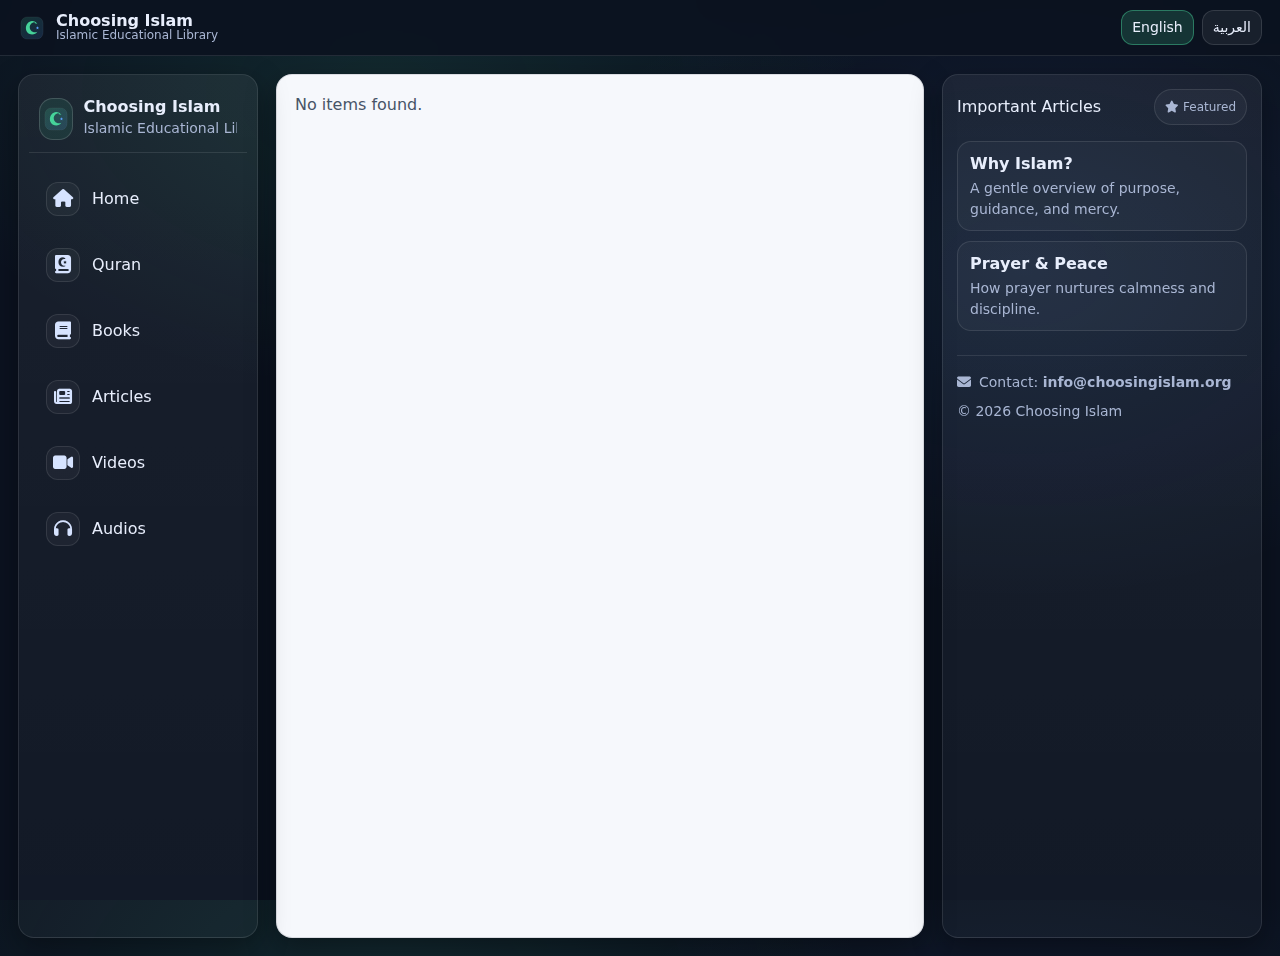
<file: article.html>
<!DOCTYPE html>
<html lang="en">
<head>
  <meta charset="UTF-8" />
  <meta name="viewport" content="width=device-width, initial-scale=1" />
  <title>Choosing Islam • Article</title>
  <link href="https://cdn.jsdelivr.net/npm/bootstrap@5.3.3/dist/css/bootstrap.min.css" rel="stylesheet">
  <link href="https://cdnjs.cloudflare.com/ajax/libs/font-awesome/6.5.0/css/all.min.css" rel="stylesheet"/>
  <link href="css/style.css" rel="stylesheet" />
</head>
<body data-page="article">
  <div id="app"></div>

  <script src="https://code.jquery.com/jquery-3.7.1.min.js"></script>
  <script src="https://cdn.jsdelivr.net/npm/bootstrap@5.3.3/dist/js/bootstrap.bundle.min.js"></script>
  <script src="js/common.js"></script>
  <script src="js/pages/article.js"></script>
</body>
</html>
</file>
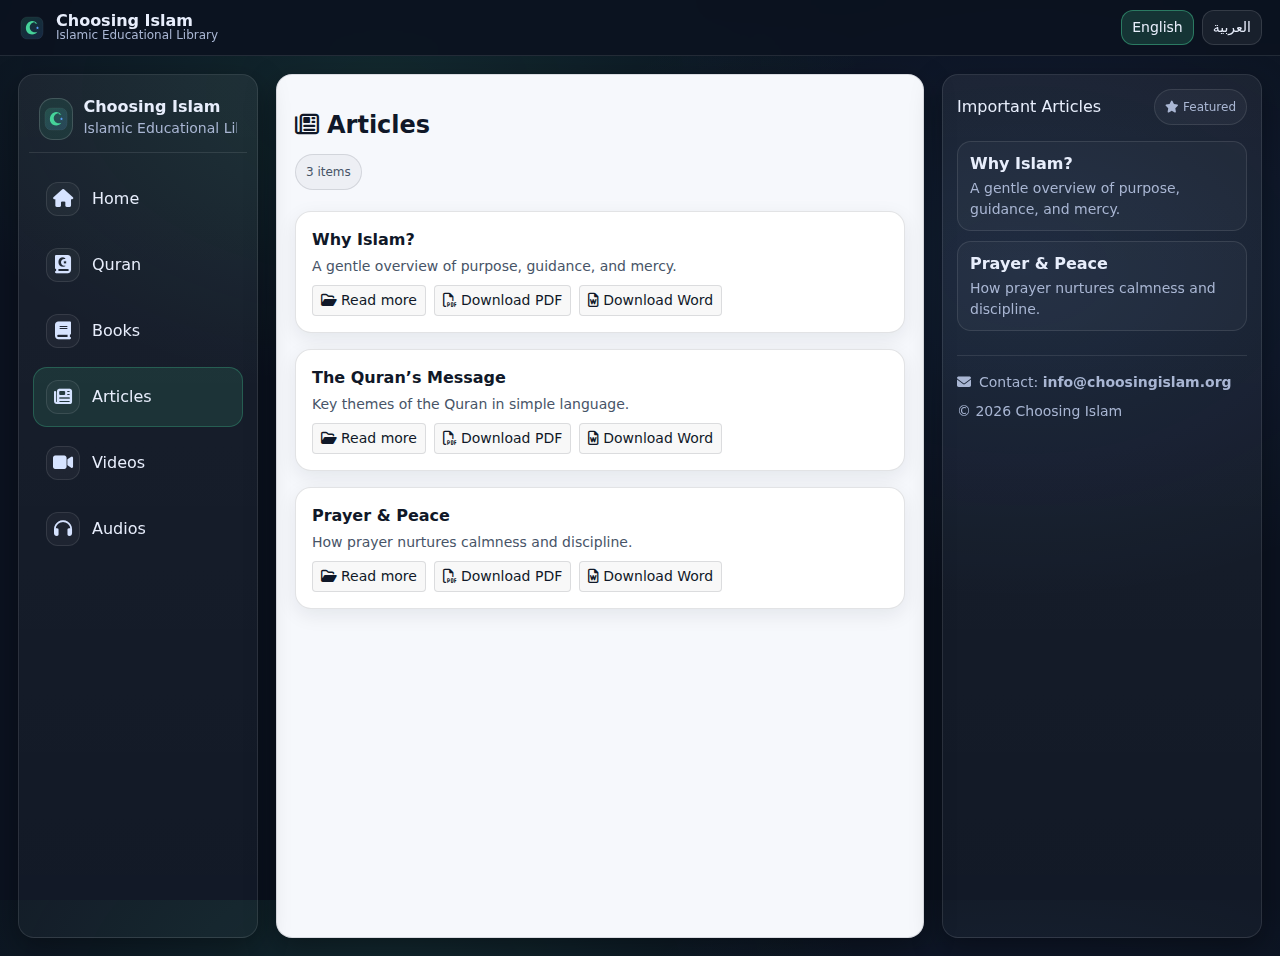
<file: articles.html>
<!DOCTYPE html>
<html lang="en">
<head>
  <meta charset="UTF-8" />
  <meta name="viewport" content="width=device-width, initial-scale=1" />
  <title>Choosing Islam • Articles</title>
  <link href="https://cdn.jsdelivr.net/npm/bootstrap@5.3.3/dist/css/bootstrap.min.css" rel="stylesheet">
  <link href="https://cdnjs.cloudflare.com/ajax/libs/font-awesome/6.5.0/css/all.min.css" rel="stylesheet"/>
  <link href="css/style.css" rel="stylesheet" />
</head>
<body data-page="articles">
  <div id="app"></div>

  <script src="https://code.jquery.com/jquery-3.7.1.min.js"></script>
  <script src="https://cdn.jsdelivr.net/npm/bootstrap@5.3.3/dist/js/bootstrap.bundle.min.js"></script>
  <script src="js/common.js"></script>
  <script src="js/pages/articles.js"></script>
</body>
</html>
</file>
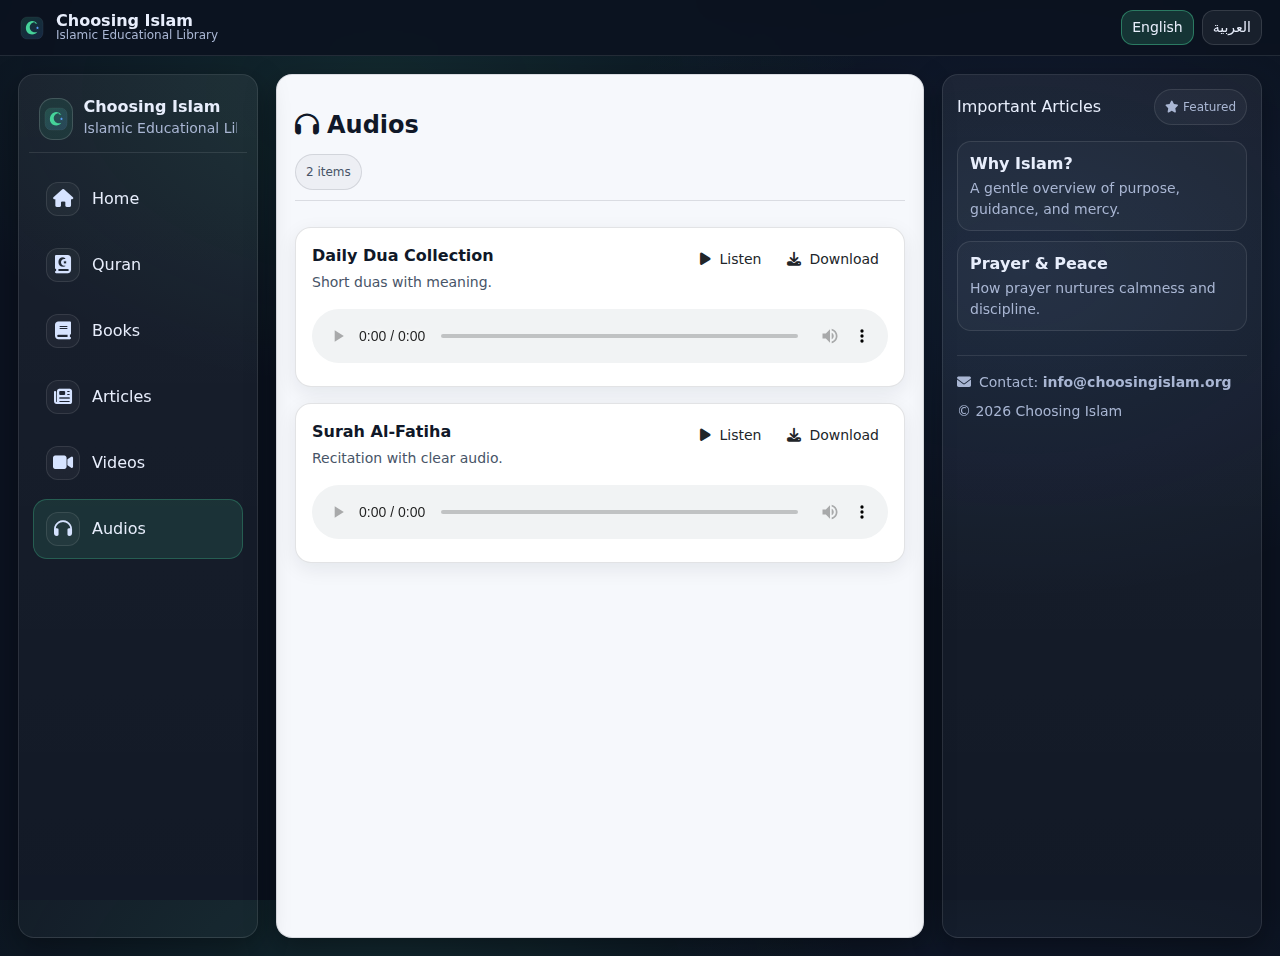
<file: audios.html>
<!DOCTYPE html>
<html lang="en">
<head>
  <meta charset="UTF-8" />
  <meta name="viewport" content="width=device-width, initial-scale=1" />
  <title>Choosing Islam • Audios</title>
  <link href="https://cdn.jsdelivr.net/npm/bootstrap@5.3.3/dist/css/bootstrap.min.css" rel="stylesheet">
  <link href="https://cdnjs.cloudflare.com/ajax/libs/font-awesome/6.5.0/css/all.min.css" rel="stylesheet"/>
  <link href="css/style.css" rel="stylesheet" />
</head>
<body data-page="audios">
  <div id="app"></div>

  <script src="https://code.jquery.com/jquery-3.7.1.min.js"></script>
  <script src="https://cdn.jsdelivr.net/npm/bootstrap@5.3.3/dist/js/bootstrap.bundle.min.js"></script>
  <script src="js/common.js"></script>
  <script src="js/pages/audios.js"></script>
</body>
</html>
</file>
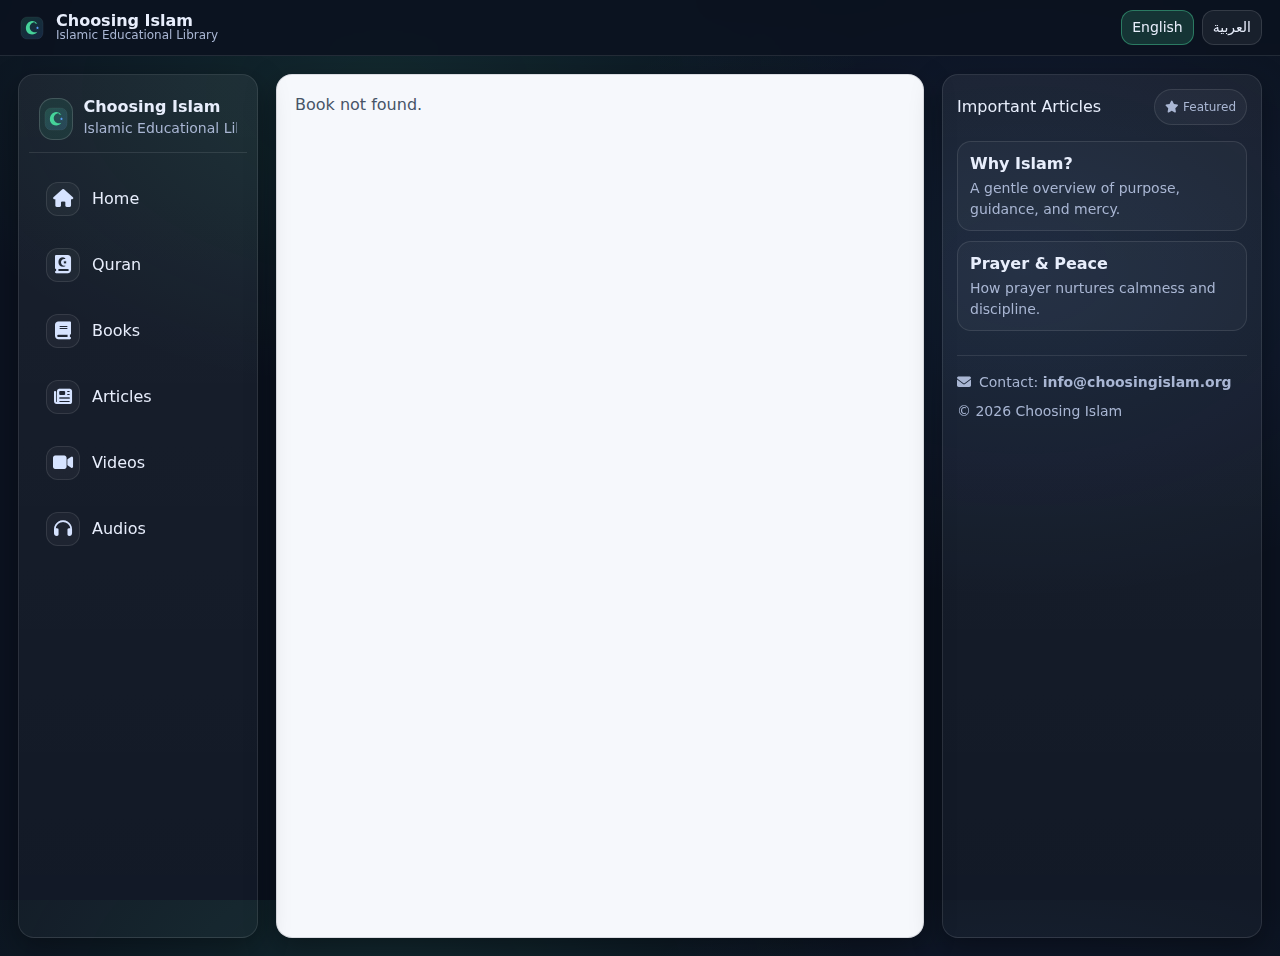
<file: book.html>
<!DOCTYPE html>
<html lang="en">
<head>
  <meta charset="UTF-8" />
  <meta name="viewport" content="width=device-width, initial-scale=1" />
  <title>Choosing Islam • Book</title>
  <link href="https://cdn.jsdelivr.net/npm/bootstrap@5.3.3/dist/css/bootstrap.min.css" rel="stylesheet">
  <link href="https://cdnjs.cloudflare.com/ajax/libs/font-awesome/6.5.0/css/all.min.css" rel="stylesheet"/>
  <link href="css/style.css" rel="stylesheet" />
</head>
<body data-page="book">
  <div id="app"></div>

  <script src="https://code.jquery.com/jquery-3.7.1.min.js"></script>
  <script src="https://cdn.jsdelivr.net/npm/bootstrap@5.3.3/dist/js/bootstrap.bundle.min.js"></script>
  <script src="js/common.js"></script>
  <script src="js/pages/book.js"></script>
</body>
</html>
</file>
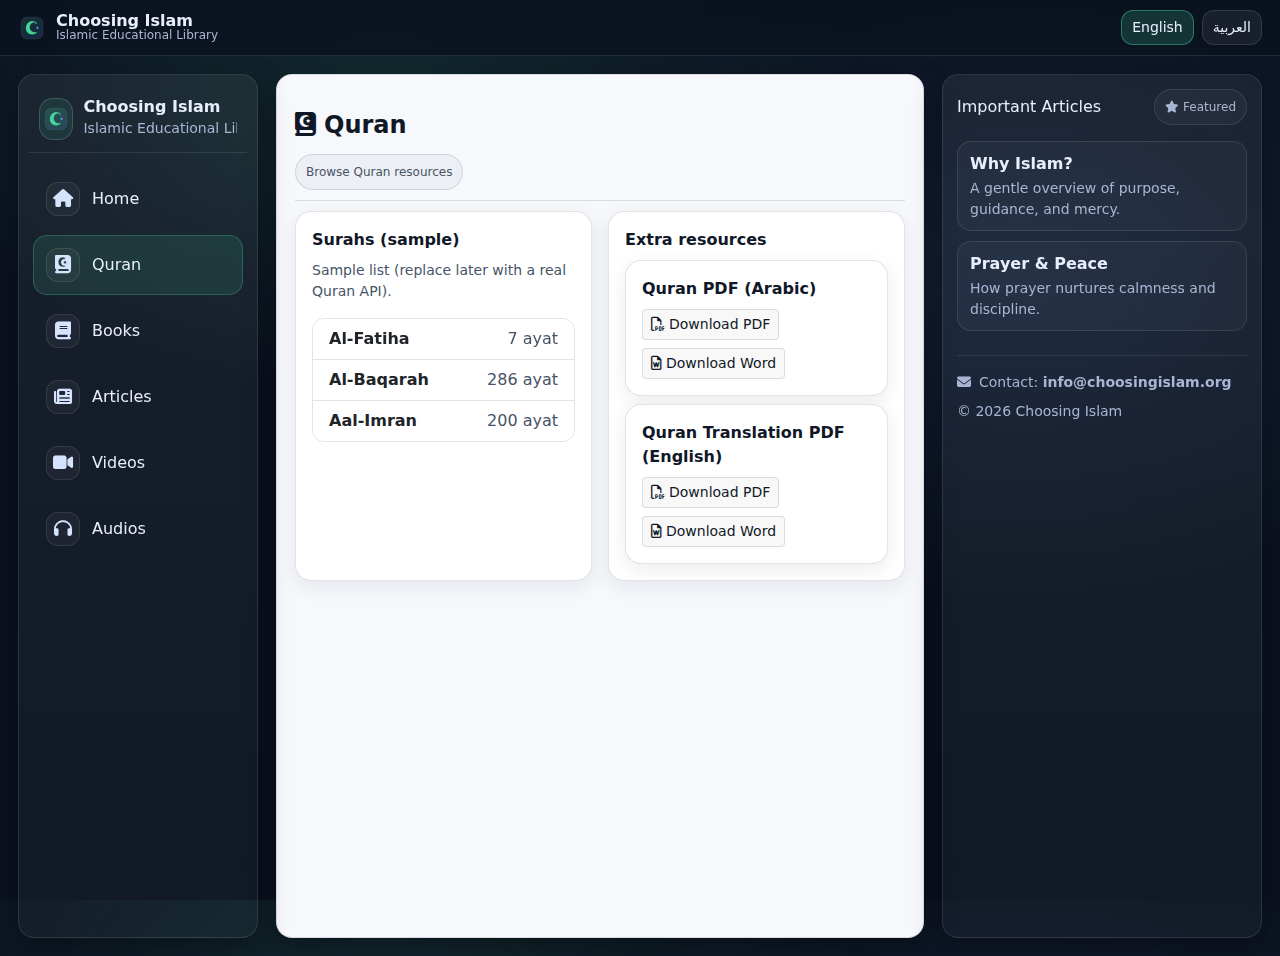
<file: quran.html>
<!DOCTYPE html>
<html lang="en">
<head>
  <meta charset="UTF-8" />
  <meta name="viewport" content="width=device-width, initial-scale=1" />
  <title>Choosing Islam • Quran</title>
  <link href="https://cdn.jsdelivr.net/npm/bootstrap@5.3.3/dist/css/bootstrap.min.css" rel="stylesheet">
  <link href="https://cdnjs.cloudflare.com/ajax/libs/font-awesome/6.5.0/css/all.min.css" rel="stylesheet"/>
  <link href="css/style.css" rel="stylesheet" />
</head>
<body data-page="quran">
  <div id="app"></div>

  <script src="https://code.jquery.com/jquery-3.7.1.min.js"></script>
  <script src="https://cdn.jsdelivr.net/npm/bootstrap@5.3.3/dist/js/bootstrap.bundle.min.js"></script>
  <script src="js/common.js"></script>
  <script src="js/pages/quran.js"></script>
</body>
</html>
</file>
<file: css/style.css>
:root {
  --bg: #0b1220;
  --panel: #0f1a2b;
  --panel2: #0c1626;
  --text: #e8eefc;
  --muted: #a9b6d3;
  --brand: #46d39a;
  --line: rgba(255, 255, 255, 0.1);
  --shadow: 0 10px 30px rgba(0, 0, 0, 0.35);
  --radius: 16px;
  --sidebarWOpen: 240px;
  --rightW: 320px;

  /* Middle content (light mode) */
  --mainBg: #f6f8fc;
  --mainText: #101828;
  --mainMuted: #475467;
  --mainLine: rgba(16, 24, 40, 0.12);
}

body {
  background: radial-gradient(
      800px 500px at 30% 10%,
      rgba(70, 211, 154, 0.12),
      transparent 60%
    ),
    radial-gradient(
      900px 600px at 80% 30%,
      rgba(91, 162, 255, 0.1),
      transparent 55%
    ),
    var(--bg);
  color: var(--text);
  min-height: 100vh;
}

a {
  color: inherit;
  text-decoration: none;
}
a:hover {
  color: var(--brand);
}

.app-shell {
  display: flex;
  gap: 18px;
  padding: 18px;
  max-width: 1400px;
  margin: 0 auto;
}

/* Desktop Left Sidebar */
.leftbar {
  position: sticky;
  top: 18px;
  align-self: flex-start;
  width: var(--sidebarWOpen);
  height: calc(100vh - 36px);
  background: linear-gradient(
    180deg,
    rgba(255, 255, 255, 0.06),
    rgba(255, 255, 255, 0.03)
  );
  border: 1px solid var(--line);
  border-radius: var(--radius);
  box-shadow: var(--shadow);
  overflow: hidden;
  transition: transform 0.25s ease;
  padding: 12px 10px;
}

.leftbar .brand-text,
.leftbar .navlabel,
.leftbar .langbox .lang-title,
.leftbar .lang-buttons .btn .lang-text {
  opacity: 1;
  transform: none;
  width: auto;
}

.brand-mini {
  display: flex;
  align-items: center;
  gap: 10px;
  padding: 10px 10px 12px;
  border-bottom: 1px solid var(--line);
  margin-bottom: 12px;
}

.brand-logo {
  width: 42px;
  height: 42px;
  border-radius: 14px;
  display: flex;
  align-items: center;
  justify-content: center;
  background: rgba(70, 211, 154, 0.1);
  border: 1px solid rgba(255, 255, 255, 0.16);
  overflow: hidden;
}
.brand-logo img {
  width: 28px;
  height: 28px;
  display: block;
}

.brand-text {
  white-space: nowrap;
  overflow: hidden;
}
.brand-text h6 {
  margin: 0;
  font-weight: 800;
}
.brand-text small {
  color: var(--muted);
}

/* Nav items - FIX icon centering */
.navlist {
  display: flex;
  flex-direction: column;
  gap: 6px;
  padding: 4px;
}
.navitem {
  display: flex;
  align-items: center;
  gap: 12px;
  padding: 12px 12px;
  border-radius: 14px;
  border: 1px solid transparent;
  cursor: pointer;
  user-select: none;
  transition: background 0.18s ease, border-color 0.18s ease;
}
.navitem:hover {
  background: rgba(255, 255, 255, 0.06);
  border-color: var(--line);
}
.navitem.active {
  background: rgba(70, 211, 154, 0.12);
  border-color: rgba(70, 211, 154, 0.28);
}

.navicon {
  width: 34px;
  height: 34px;
  display: flex;
  align-items: center;
  justify-content: center; /* <-- icon centered */
  border-radius: 12px;
  background: rgba(255, 255, 255, 0.04);
  border: 1px solid var(--line);
  color: #d6e3ff;
  font-size: 18px;
}

.navlabel {
  white-space: nowrap;
  overflow: hidden;
}

/* Language selector - FIX collapsed state */
/* (Language switch moved to top bar) */
.langbox {
  display: none !important;
}

.main {
  flex: 1;
  min-width: 0;
  background: var(--mainBg);
  color: var(--mainText);
  border: 1px solid var(--mainLine);
  border-radius: var(--radius);
  box-shadow: var(--shadow);
  padding: 18px;
  height: 100%;
}

/* Light-mode overrides inside the middle panel */
.main .muted {
  color: var(--mainMuted);
}
.main .badge-soft {
  background: rgba(16, 24, 40, 0.04);
  border-color: var(--mainLine);
  color: var(--mainMuted);
}
.main .card-soft {
  background: #ffffff;
  border-color: var(--mainLine);
  box-shadow: 0 6px 20px rgba(16, 24, 40, 0.08);
}
.main a:hover {
  color: #1d4ed8;
}
.main .btn-ghost {
  border-color: var(--mainLine);
  background: rgba(16, 24, 40, 0.03);
  color: var(--mainText);
}
.main .btn-ghost:hover {
  border-color: rgba(29, 78, 216, 0.35);
  background: rgba(29, 78, 216, 0.08);
  color: var(--mainText);
}

.rightbar {
  position: sticky;
  top: 18px;
  align-self: flex-start;
  width: var(--rightW);
  height: calc(100vh - 36px);
  background: linear-gradient(
    180deg,
    rgba(255, 255, 255, 0.06),
    rgba(255, 255, 255, 0.03)
  );
  border: 1px solid var(--line);
  border-radius: var(--radius);
  box-shadow: var(--shadow);
  padding: 14px;
  overflow: auto;
}

.page-hero {
  padding: 14px 14px 18px;
  border-radius: var(--radius);
  border: 1px solid var(--line);
  background: linear-gradient(
    135deg,
    rgba(70, 211, 154, 0.12),
    rgba(91, 162, 255, 0.1)
  );
}
.page-hero h1 {
  font-weight: 900;
  margin-bottom: 8px;
}
.page-hero p {
  margin: 0;
  color: rgba(255, 255, 255, 0.86);
  max-width: 900px;
}

.main .page-hero {
  border-color: var(--mainLine);
  background: linear-gradient(
    135deg,
    rgba(29, 78, 216, 0.08),
    rgba(34, 197, 94, 0.08)
  );
}
.main .page-hero p {
  color: var(--mainMuted);
}

.section-head {
  display: flex;
  align-items: start;

  flex-direction: column;
  justify-content: space-between;
  gap: 14px;
  margin: 18px 0 10px;
  padding-bottom: 10px;
  border-bottom: 1px solid var(--line);
}
.section-head h4 {
  margin: 0;
  font-weight: 900;
}

.badge-soft {
  border: 1px solid var(--line);
  background: rgba(255, 255, 255, 0.04);
  color: var(--muted);
  padding: 8px 10px;
  border-radius: 999px;
  font-size: 12px;
  white-space: nowrap;
}

.card-soft {
  background: rgba(255, 255, 255, 0.03);
  border: 1px solid var(--line);
  border-radius: 16px;
  overflow: hidden;
  height: 100%;
}
.book-cover {
  width: 100%;
  aspect-ratio: 4/5;
  object-fit: cover;
  background: rgba(255, 255, 255, 0.06);
}
.muted {
  color: var(--muted);
}

.btn-ghost {
  border: 1px solid var(--line);
  background: rgba(255, 255, 255, 0.04);
  color: var(--text);
}
.btn-ghost:hover {
  border-color: rgba(70, 211, 154, 0.35);
  background: rgba(70, 211, 154, 0.08);
  color: var(--text);
}

.featured-list {
  display: flex;
  flex-direction: column;
  gap: 10px;
}
.featured-item {
  padding: 10px 12px;
  border-radius: 14px;
  border: 1px solid var(--line);
  background: rgba(255, 255, 255, 0.03);
  cursor: pointer;
  transition: transform 0.12s ease, border-color 0.12s ease,
    background 0.12s ease;
}
.featured-item:hover {
  transform: translateY(-1px);
  border-color: rgba(70, 211, 154, 0.25);
  background: rgba(70, 211, 154, 0.06);
}
.featured-item small {
  color: var(--muted);
  display: block;
  margin-top: 2px;
}

/* Mobile Topbar */
/* Top bar */
.topbar {
  position: sticky;
  top: 0;
  z-index: 1030;
  background: rgba(11, 18, 32, 0.92);
  backdrop-filter: blur(10px);
  border-bottom: 1px solid var(--line);
}
.topbar .wrap {
  max-width: 1400px;
  margin: 0 auto;
  display: flex;
  align-items: center;
  justify-content: space-between;
  gap: 10px;
  padding: 10px 18px;
}
.topbar-brand {
  display: flex;
  align-items: center;
  gap: 10px;
}
.topbar-brand img {
  width: 28px;
  height: 28px;
}
.topbar-brand .t {
  font-weight: 900;
  line-height: 1;
}
.topbar-brand .s {
  color: var(--muted);
  font-size: 12px;
  line-height: 1.1;
}

.topbar-actions {
  display: flex;
  gap: 8px;
  align-items: center;
}
.lang-switch {
  display: flex;
  gap: 8px;
  align-items: center;
}

/* Book detail */
.detail-header {
  display: flex;
  align-items: center;
  justify-content: space-between;
  gap: 10px;
  margin-bottom: 12px;
}
.back-btn {
  display: flex;
  align-items: center;
  gap: 8px;
}
.pdf-frame {
  width: 100%;
  height: 70vh;
  border: 1px solid var(--line);
  border-radius: 14px;
  background: rgba(255, 255, 255, 0.02);
}

/* Tablet & Mobile: side panels become offcanvas drawers */
@media (max-width: 992px) {
  .app-shell {
    padding-top: 12px;
  }
  .leftbar,
  .rightbar {
    display: none;
  }
  .topbar .wrap {
    padding: 10px 12px;
  }
}

/* Subtle entry animation for page content */
.page-enter {
  animation: fadeUp 0.22s ease forwards;
}
@keyframes fadeUp {
  from {
    opacity: 0;
    transform: translateY(6px);
  }
  to {
    opacity: 1;
    transform: translateY(0);
  }
}

/* Offcanvas drawers (Left/Right on tablet & mobile) */
.drawer {
  background: rgba(11, 18, 32, 0.98) !important;
  border-left: 1px solid rgba(255, 255, 255, 0.1);
  border-right: 1px solid rgba(255, 255, 255, 0.1);
  backdrop-filter: blur(10px);
}
.drawer .offcanvas-header {
  border-bottom: 1px solid rgba(255, 255, 255, 0.1);
}
.drawer .offcanvas-body {
  padding: 14px;
}
.drawer .leftbar,
.drawer .rightbar {
  display: block !important;
  position: static;
  width: 100% !important;
  height: auto !important;
  box-shadow: none;
}

/* ===== Fix: ensure middle (light) panel fills full height ===== */
html,
body {
  height: 100%;
}
body {
  min-height: 100vh;
}
.app-shell {
  align-items: stretch;
}
.main {
  min-height: calc(100vh - 36px);
  display: block;
}

/* ===== Nice point lists for article details ===== */
.points {
  margin: 0;
  padding-inline-start: 1.1rem;
  display: flex;
  flex-direction: column;
  gap: 0.55rem;
}
.points li {
  line-height: 1.6;
}

/* ===== Video card play overlay ===== */
.video-play {
  position: absolute;
  inset: 0;
  display: flex;
  align-items: center;
  justify-content: center;
  background: linear-gradient(0deg, rgba(0, 0, 0, 0.35), rgba(0, 0, 0, 0.15));
  opacity: 0.95;
}
.video-play i {
  width: 54px;
  height: 54px;
  border-radius: 999px;
  background: rgba(255, 255, 255, 0.88);
  display: flex;
  align-items: center;
  justify-content: center;
  color: rgba(16, 24, 40, 0.95);
  box-shadow: 0 10px 30px rgba(0, 0, 0, 0.25);
}

/* ===== Hover micro-animation helpers ===== */
.hover-rise {
  transition: transform 0.18s ease, box-shadow 0.18s ease;
}
.hover-rise:hover {
  transform: translateY(-2px);
}

/* ===== Book language list UI ===== */
.lang-list {
  display: flex;
  flex-direction: column;
  gap: 10px;
  max-height: 320px;
  overflow: auto;
  padding-right: 4px;
}
.lang-pill {
  border: 1px solid rgba(15, 23, 42, 0.1);
  background: rgba(255, 255, 255, 0.82);
  color: var(--mainText);
  border-radius: 14px;
  padding: 10px 12px;
  display: flex;
  align-items: center;
  justify-content: space-between;
  gap: 10px;
  transition: transform 0.15s ease, box-shadow 0.15s ease,
    border-color 0.15s ease;
}
.lang-pill:hover {
  transform: translateY(-1px);
  border-color: rgba(37, 99, 235, 0.35);
}
.lang-pill.active {
  border-color: rgba(37, 99, 235, 0.55);
  box-shadow: 0 10px 25px rgba(37, 99, 235, 0.12);
}

/* ===== RTL fixes ===== */
[dir="rtl"] .section-head {
  direction: rtl;
}
[dir="rtl"] .section-head a.btn i.fa-arrow-left {
  transform: rotate(180deg);
}
[dir="rtl"] .muted,
[dir="rtl"] .main {
  text-align: right;
}
[dir="rtl"] .points {
  padding-inline-start: 0;
  padding-inline-end: 1.1rem;
}
[dir="rtl"] .d-flex.gap-2 .me-1,
[dir="rtl"] .d-flex.gap-2 .me-2,
[dir="rtl"] .me-1,
[dir="rtl"] .me-2 {
  margin-right: 0 !important;
  margin-left: 0.5rem !important;
}

/* ===== Topbar language buttons ===== */
.lang-switch .btn-soft {
  background: rgba(255, 255, 255, 0.06);
  border: 1px solid rgba(255, 255, 255, 0.12);
  color: var(--text);
  padding: 6px 10px;
  border-radius: 12px;
}
.lang-switch .btn-soft.active {
  background: rgba(70, 211, 154, 0.18);
  border-color: rgba(70, 211, 154, 0.45);
  color: var(--text);
}

.modal-backdrop.show {
  background: rgba(11, 18, 32, 0.85);
  display: none;
}

/* ===== Home middle quick cards: centered grid and card styling (matches mock) ===== */
.home-quick-wrapper {
  max-width: 980px;
  margin: 0 auto;
  padding: 18px;
  border-radius: 14px;
  background: linear-gradient(
    135deg,
    rgba(29, 78, 216, 0.03),
    rgba(34, 197, 94, 0.02)
  );
  border: 1px solid var(--mainLine);
}
.home-quick-grid {
  display: grid;
  grid-template-columns: repeat(auto-fit, minmax(180px, 1fr));
  gap: 16px;
  align-items: stretch;
}
.home-quick-card a.card-soft {
  display: flex;
  align-items: center;
  gap: 14px;
  padding: 14px;
  height: 100%;
}
.home-quick-card .navicon {
  width: 56px;
  height: 56px;
  border-radius: 14px;
  display: flex;
  align-items: center;
  justify-content: center;
  background: linear-gradient(
    180deg,
    rgba(70, 211, 154, 0.1),
    rgba(29, 78, 216, 0.06)
  );
  border: 1px solid rgba(15, 23, 42, 0.06);
  color: #ffffff;
  font-size: 20px;
}
.home-quick-card .fw-bold {
  font-size: 15px;
}
.home-quick-card .quick-sub {
  font-size: 13px;
  margin-top: 2px;
  color: var(--mainMuted);
}

@media (min-width: 1200px) {
  .home-quick-grid {
    grid-template-columns: repeat(3, 1fr);
  }
}

@media (max-width: 520px) {
  .home-quick-wrapper {
    padding: 12px;
  }
  .home-quick-card .navicon {
    width: 48px;
    height: 48px;
    font-size: 18px;
    border-radius: 12px;
  }
}

/* ===== Dark panel wrapper for info + quick grid ===== */
.home-dark-panel {
  background: linear-gradient(349deg, rgba(11, 18, 32, 0.96), rgb(33 63 64));
  border-radius: 16px;
  padding: 22px;
  border: 1px solid rgba(255, 255, 255, 0.06);
  margin-bottom: 18px;
}
.home-dark-panel .section-head {
  color: var(--text);
}
.home-dark-panel .section-head h4 {
  color: #ffffff;
}
.home-dark-panel .section-head .muted {
  color: rgba(255, 255, 255, 0.78);
}

/* make quick wrapper blend into dark panel */
.home-dark-panel .home-quick-wrapper {
  background: transparent;
  border: none;
  padding: 0;
  max-width: 980px;
}
.home-dark-panel .home-quick-card a.card-soft {
  background: linear-gradient(
    180deg,
    rgba(255, 255, 255, 0.02),
    rgba(255, 255, 255, 0.01)
  );
  border: 1px solid rgba(255, 255, 255, 0.06);
  color: var(--text);
}
.home-dark-panel .home-quick-card .fw-bold {
  color: #fff;
}
.home-dark-panel .home-quick-card .quick-sub {
  color: rgba(255, 255, 255, 0.72);
}
.home-dark-panel .home-quick-card .navicon {
  background: rgba(255, 255, 255, 0.06);
  color: #fff;
}
</file>
